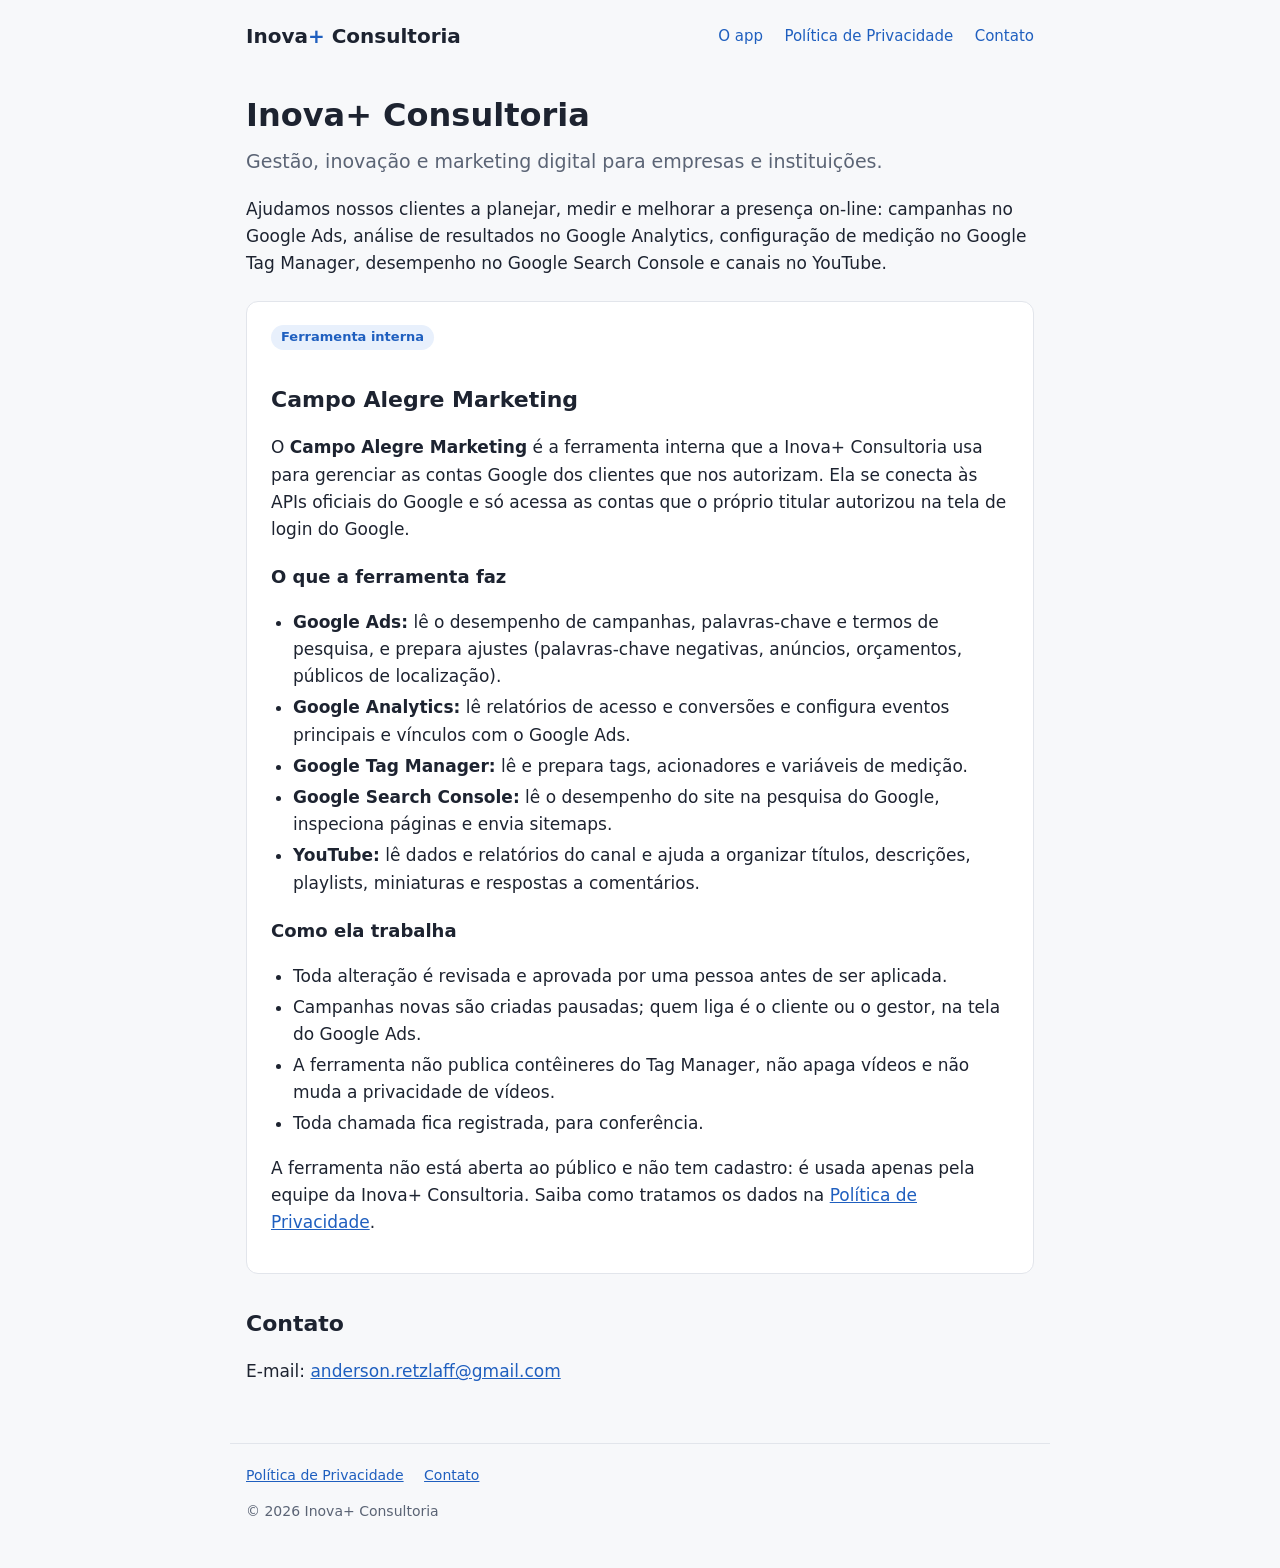
<file: index.html>
<!doctype html>
<html lang="pt-BR">
<head>
<meta charset="utf-8">
<meta name="viewport" content="width=device-width, initial-scale=1">
<title>Inova+ Consultoria</title>
<meta name="description" content="Inova+ Consultoria: gestão, inovação e marketing digital. Conheça o Campo Alegre Marketing, nossa ferramenta interna de gestão de contas Google dos clientes.">
<link rel="stylesheet" href="estilo.css">
</head>
<body>
<header class="topo">
  <a class="marca" href="/">Inova<span>+</span> Consultoria</a>
  <nav>
    <a href="#campo-alegre-marketing">O app</a>
    <a href="/politica-de-privacidade">Política de Privacidade</a>
    <a href="#contato">Contato</a>
  </nav>
</header>

<main>
  <h1>Inova+ Consultoria</h1>
  <p class="sub">Gestão, inovação e marketing digital para empresas e instituições.</p>
  <p>Ajudamos nossos clientes a planejar, medir e melhorar a presença on-line: campanhas no Google Ads, análise de resultados no Google Analytics, configuração de medição no Google Tag Manager, desempenho no Google Search Console e canais no YouTube.</p>

  <section id="campo-alegre-marketing" class="cartao">
    <span class="selo">Ferramenta interna</span>
    <h2>Campo Alegre Marketing</h2>
    <p>O <strong>Campo Alegre Marketing</strong> é a ferramenta interna que a Inova+ Consultoria usa para gerenciar as contas Google dos clientes que nos autorizam. Ela se conecta às APIs oficiais do Google e só acessa as contas que o próprio titular autorizou na tela de login do Google.</p>
    <h3>O que a ferramenta faz</h3>
    <ul>
      <li><strong>Google Ads:</strong> lê o desempenho de campanhas, palavras-chave e termos de pesquisa, e prepara ajustes (palavras-chave negativas, anúncios, orçamentos, públicos de localização).</li>
      <li><strong>Google Analytics:</strong> lê relatórios de acesso e conversões e configura eventos principais e vínculos com o Google Ads.</li>
      <li><strong>Google Tag Manager:</strong> lê e prepara tags, acionadores e variáveis de medição.</li>
      <li><strong>Google Search Console:</strong> lê o desempenho do site na pesquisa do Google, inspeciona páginas e envia sitemaps.</li>
      <li><strong>YouTube:</strong> lê dados e relatórios do canal e ajuda a organizar títulos, descrições, playlists, miniaturas e respostas a comentários.</li>
    </ul>
    <h3>Como ela trabalha</h3>
    <ul>
      <li>Toda alteração é revisada e aprovada por uma pessoa antes de ser aplicada.</li>
      <li>Campanhas novas são criadas pausadas; quem liga é o cliente ou o gestor, na tela do Google Ads.</li>
      <li>A ferramenta não publica contêineres do Tag Manager, não apaga vídeos e não muda a privacidade de vídeos.</li>
      <li>Toda chamada fica registrada, para conferência.</li>
    </ul>
    <p>A ferramenta não está aberta ao público e não tem cadastro: é usada apenas pela equipe da Inova+ Consultoria. Saiba como tratamos os dados na <a href="/politica-de-privacidade">Política de Privacidade</a>.</p>
  </section>

  <section id="contato">
    <h2>Contato</h2>
    <p>E-mail: <a href="mailto:anderson.retzlaff@gmail.com">anderson.retzlaff@gmail.com</a></p>
  </section>
</main>

<footer class="rodape">
  <a href="/politica-de-privacidade">Política de Privacidade</a>
  <a href="mailto:anderson.retzlaff@gmail.com">Contato</a>
  <p>© 2026 Inova+ Consultoria</p>
</footer>
</body>
</html>
</file>
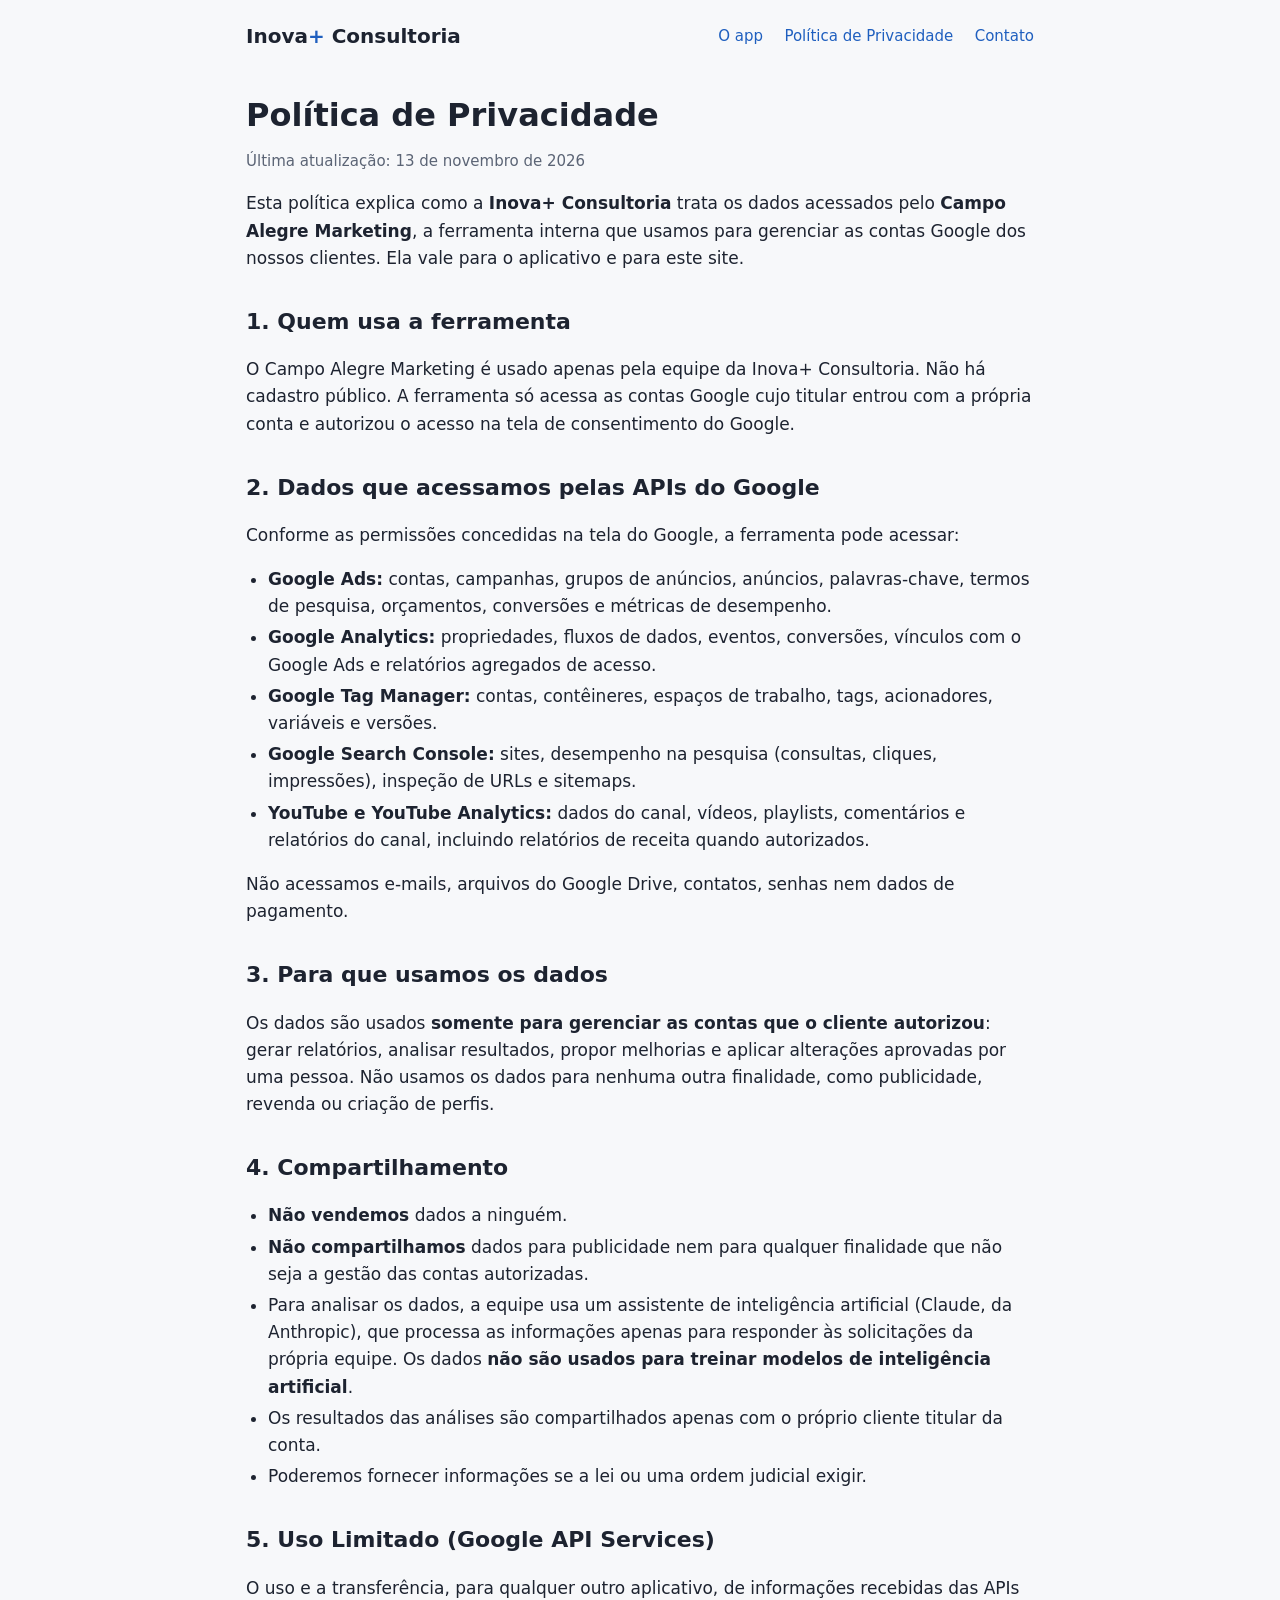
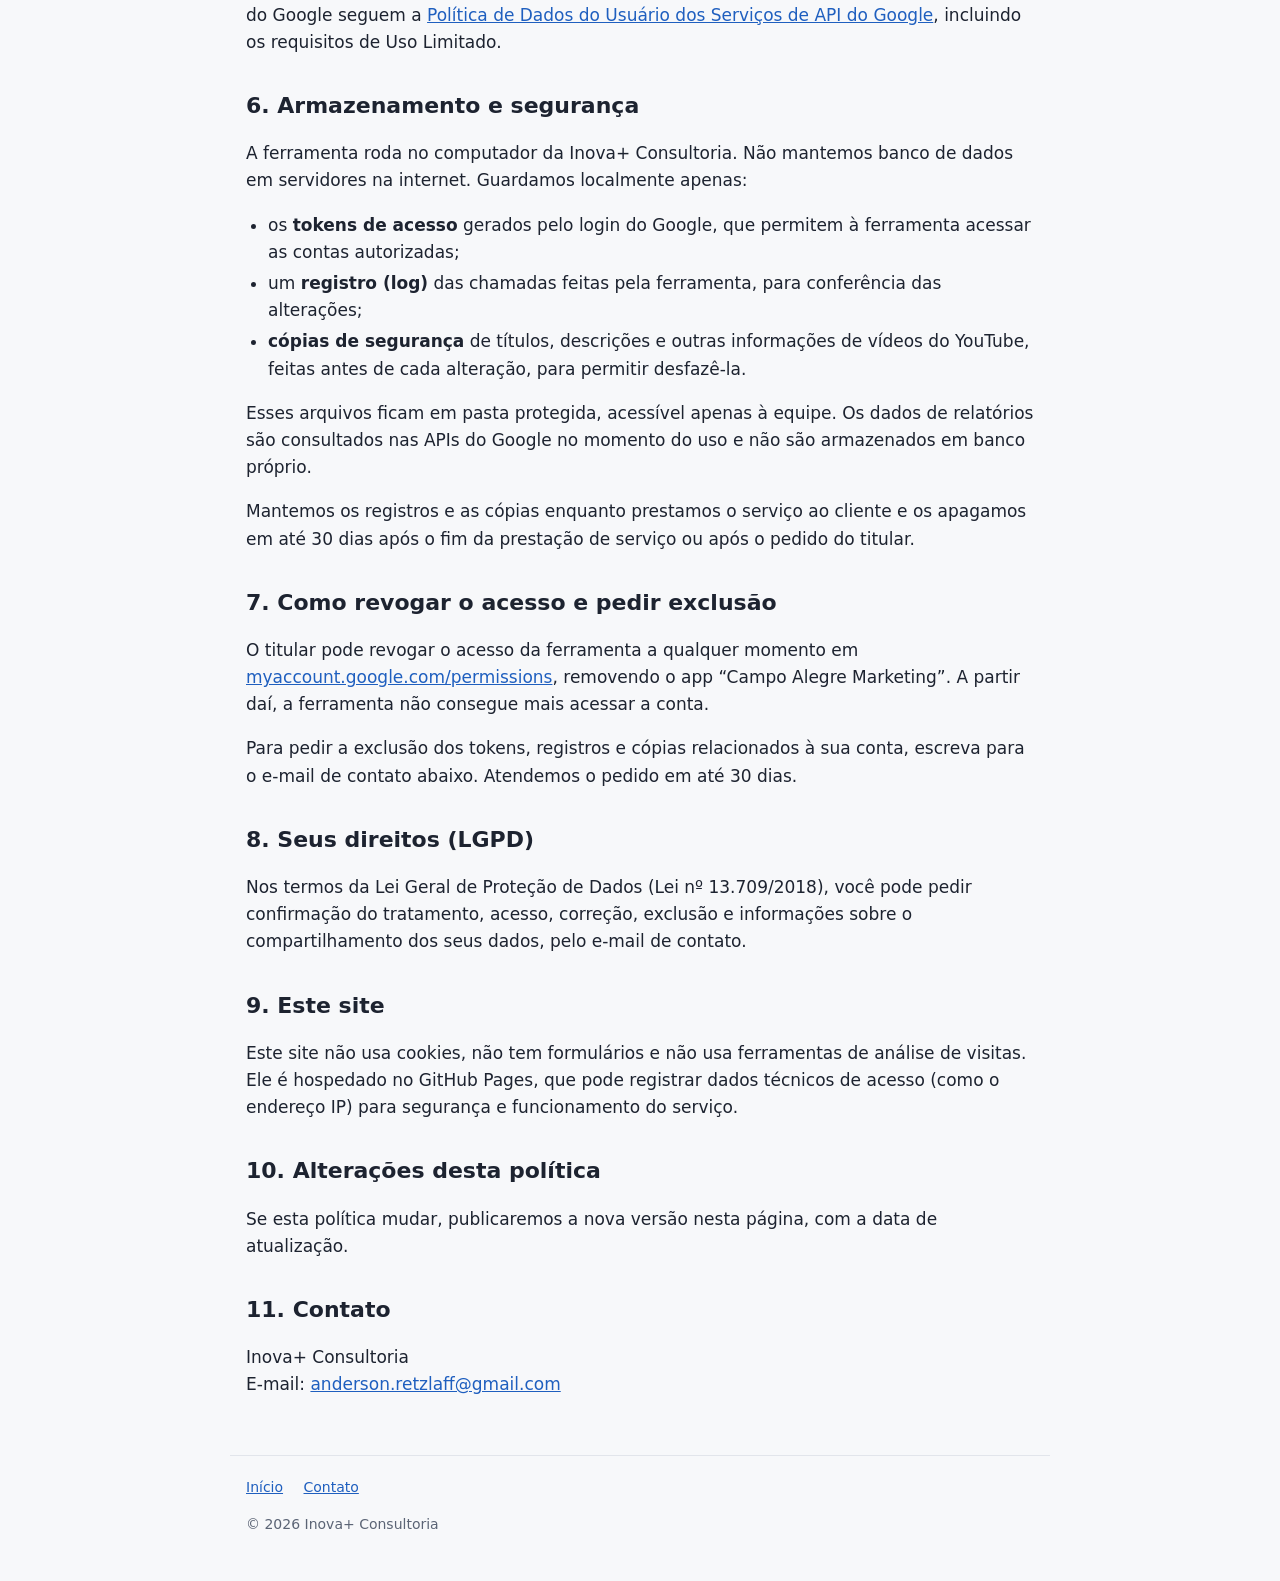
<file: politica-de-privacidade.html>
<!doctype html>
<html lang="pt-BR">
<head>
<meta charset="utf-8">
<meta name="viewport" content="width=device-width, initial-scale=1">
<title>Política de Privacidade – Inova+ Consultoria</title>
<meta name="description" content="Política de Privacidade do Campo Alegre Marketing, ferramenta interna da Inova+ Consultoria que usa as APIs do Google.">
<link rel="stylesheet" href="estilo.css">
</head>
<body>
<header class="topo">
  <a class="marca" href="/">Inova<span>+</span> Consultoria</a>
  <nav>
    <a href="/#campo-alegre-marketing">O app</a>
    <a href="/politica-de-privacidade">Política de Privacidade</a>
    <a href="/#contato">Contato</a>
  </nav>
</header>

<main>
  <h1>Política de Privacidade</h1>
  <p class="data">Última atualização: 13 de novembro de 2026</p>

  <p>Esta política explica como a <strong>Inova+ Consultoria</strong> trata os dados acessados pelo <strong>Campo Alegre Marketing</strong>, a ferramenta interna que usamos para gerenciar as contas Google dos nossos clientes. Ela vale para o aplicativo e para este site.</p>

  <h2>1. Quem usa a ferramenta</h2>
  <p>O Campo Alegre Marketing é usado apenas pela equipe da Inova+ Consultoria. Não há cadastro público. A ferramenta só acessa as contas Google cujo titular entrou com a própria conta e autorizou o acesso na tela de consentimento do Google.</p>

  <h2>2. Dados que acessamos pelas APIs do Google</h2>
  <p>Conforme as permissões concedidas na tela do Google, a ferramenta pode acessar:</p>
  <ul>
    <li><strong>Google Ads:</strong> contas, campanhas, grupos de anúncios, anúncios, palavras-chave, termos de pesquisa, orçamentos, conversões e métricas de desempenho.</li>
    <li><strong>Google Analytics:</strong> propriedades, fluxos de dados, eventos, conversões, vínculos com o Google Ads e relatórios agregados de acesso.</li>
    <li><strong>Google Tag Manager:</strong> contas, contêineres, espaços de trabalho, tags, acionadores, variáveis e versões.</li>
    <li><strong>Google Search Console:</strong> sites, desempenho na pesquisa (consultas, cliques, impressões), inspeção de URLs e sitemaps.</li>
    <li><strong>YouTube e YouTube Analytics:</strong> dados do canal, vídeos, playlists, comentários e relatórios do canal, incluindo relatórios de receita quando autorizados.</li>  </ul>
  <p>Não acessamos e-mails, arquivos do Google Drive, contatos, senhas nem dados de pagamento.</p>

  <h2>3. Para que usamos os dados</h2>
  <p>Os dados são usados <strong>somente para gerenciar as contas que o cliente autorizou</strong>: gerar relatórios, analisar resultados, propor melhorias e aplicar alterações aprovadas por uma pessoa. Não usamos os dados para nenhuma outra finalidade, como publicidade, revenda ou criação de perfis.</p>

  <h2>4. Compartilhamento</h2>
  <ul>
    <li><strong>Não vendemos</strong> dados a ninguém.</li>
    <li><strong>Não compartilhamos</strong> dados para publicidade nem para qualquer finalidade que não seja a gestão das contas autorizadas.</li>
    <li>Para analisar os dados, a equipe usa um assistente de inteligência artificial (Claude, da Anthropic), que processa as informações apenas para responder às solicitações da própria equipe. Os dados <strong>não são usados para treinar modelos de inteligência artificial</strong>.</li>
    <li>Os resultados das análises são compartilhados apenas com o próprio cliente titular da conta.</li>
    <li>Poderemos fornecer informações se a lei ou uma ordem judicial exigir.</li>
  </ul>

  <h2>5. Uso Limitado (Google API Services)</h2>
  <p>O uso e a transferência, para qualquer outro aplicativo, de informações recebidas das APIs do Google seguem a <a href="https://developers.google.com/terms/api-services-user-data-policy" rel="noopener">Política de Dados do Usuário dos Serviços de API do Google</a>, incluindo os requisitos de Uso Limitado.</p>

  <h2>6. Armazenamento e segurança</h2>
  <p>A ferramenta roda no computador da Inova+ Consultoria. Não mantemos banco de dados em servidores na internet. Guardamos localmente apenas:</p>
  <ul>
    <li>os <strong>tokens de acesso</strong> gerados pelo login do Google, que permitem à ferramenta acessar as contas autorizadas;</li>
    <li>um <strong>registro (log)</strong> das chamadas feitas pela ferramenta, para conferência das alterações;</li>
    <li><strong>cópias de segurança</strong> de títulos, descrições e outras informações de vídeos do YouTube, feitas antes de cada alteração, para permitir desfazê-la.</li>
  </ul>
  <p>Esses arquivos ficam em pasta protegida, acessível apenas à equipe. Os dados de relatórios são consultados nas APIs do Google no momento do uso e não são armazenados em banco próprio.</p>
  <p>Mantemos os registros e as cópias enquanto prestamos o serviço ao cliente e os apagamos em até 30 dias após o fim da prestação de serviço ou após o pedido do titular.</p>

  <h2>7. Como revogar o acesso e pedir exclusão</h2>
  <p>O titular pode revogar o acesso da ferramenta a qualquer momento em <a href="https://myaccount.google.com/permissions" rel="noopener">myaccount.google.com/permissions</a>, removendo o app “Campo Alegre Marketing”. A partir daí, a ferramenta não consegue mais acessar a conta.</p>
  <p>Para pedir a exclusão dos tokens, registros e cópias relacionados à sua conta, escreva para o e-mail de contato abaixo. Atendemos o pedido em até 30 dias.</p>

  <h2>8. Seus direitos (LGPD)</h2>
  <p>Nos termos da Lei Geral de Proteção de Dados (Lei nº 13.709/2018), você pode pedir confirmação do tratamento, acesso, correção, exclusão e informações sobre o compartilhamento dos seus dados, pelo e-mail de contato.</p>

  <h2>9. Este site</h2>
  <p>Este site não usa cookies, não tem formulários e não usa ferramentas de análise de visitas. Ele é hospedado no GitHub Pages, que pode registrar dados técnicos de acesso (como o endereço IP) para segurança e funcionamento do serviço.</p>

  <h2>10. Alterações desta política</h2>
  <p>Se esta política mudar, publicaremos a nova versão nesta página, com a data de atualização.</p>

  <h2>11. Contato</h2>
  <p>Inova+ Consultoria<br>
  E-mail: <a href="mailto:anderson.retzlaff@gmail.com">anderson.retzlaff@gmail.com</a></p>
</main>

<footer class="rodape">
  <a href="/">Início</a>
  <a href="mailto:anderson.retzlaff@gmail.com">Contato</a>
  <p>© 2026 Inova+ Consultoria</p>
</footer>
</body>
</html>
</file>
<file: estilo.css>
:root {
  --fundo: #f7f8fa;
  --cartao: #ffffff;
  --texto: #1d2330;
  --suave: #5b6475;
  --linha: #e2e5eb;
  --destaque: #1f5fbf;
  --destaque-fundo: #e8f0fc;
}
@media (prefers-color-scheme: dark) {
  :root {
    --fundo: #12151b;
    --cartao: #1a1e26;
    --texto: #e6e9ef;
    --suave: #a3abba;
    --linha: #2c323d;
    --destaque: #7fb0ff;
    --destaque-fundo: #1d2a40;
  }
}
* { box-sizing: border-box; }
html { -webkit-text-size-adjust: 100%; }
body {
  margin: 0;
  background: var(--fundo);
  color: var(--texto);
  font: 17px/1.6 system-ui, -apple-system, "Segoe UI", Roboto, "Helvetica Neue", Arial, sans-serif;
}
a { color: var(--destaque); }
.topo, main, .rodape { max-width: 820px; margin: 0 auto; padding: 0 16px; }
.topo {
  display: flex; align-items: center; justify-content: space-between;
  gap: 12px; flex-wrap: wrap; padding-top: 20px; padding-bottom: 20px;
}
.marca { font-weight: 700; font-size: 20px; color: var(--texto); text-decoration: none; }
.marca span { color: var(--destaque); }
.topo nav a { margin-left: 16px; text-decoration: none; font-size: 15px; }
.topo nav a:first-child { margin-left: 0; }
main { padding-bottom: 40px; }
h1 { font-size: 32px; line-height: 1.2; margin: 24px 0 12px; }
h2 { font-size: 22px; margin: 32px 0 8px; }
h3 { font-size: 18px; margin: 20px 0 4px; }
.sub { color: var(--suave); font-size: 19px; margin-top: 0; }
.cartao {
  background: var(--cartao); border: 1px solid var(--linha);
  border-radius: 12px; padding: 20px 24px; margin: 24px 0;
}
.selo {
  display: inline-block; background: var(--destaque-fundo); color: var(--destaque);
  font-size: 13px; font-weight: 600; padding: 2px 10px; border-radius: 999px;
}
ul { padding-left: 22px; }
li { margin: 4px 0; }
.rodape {
  border-top: 1px solid var(--linha); color: var(--suave); font-size: 14px;
  padding-top: 20px; padding-bottom: 32px;
}
.rodape a { margin-right: 16px; }
.data { color: var(--suave); font-size: 15px; }
@media (max-width: 520px) {
  h1 { font-size: 26px; }
  .cartao { padding: 16px; }
}
</file>
